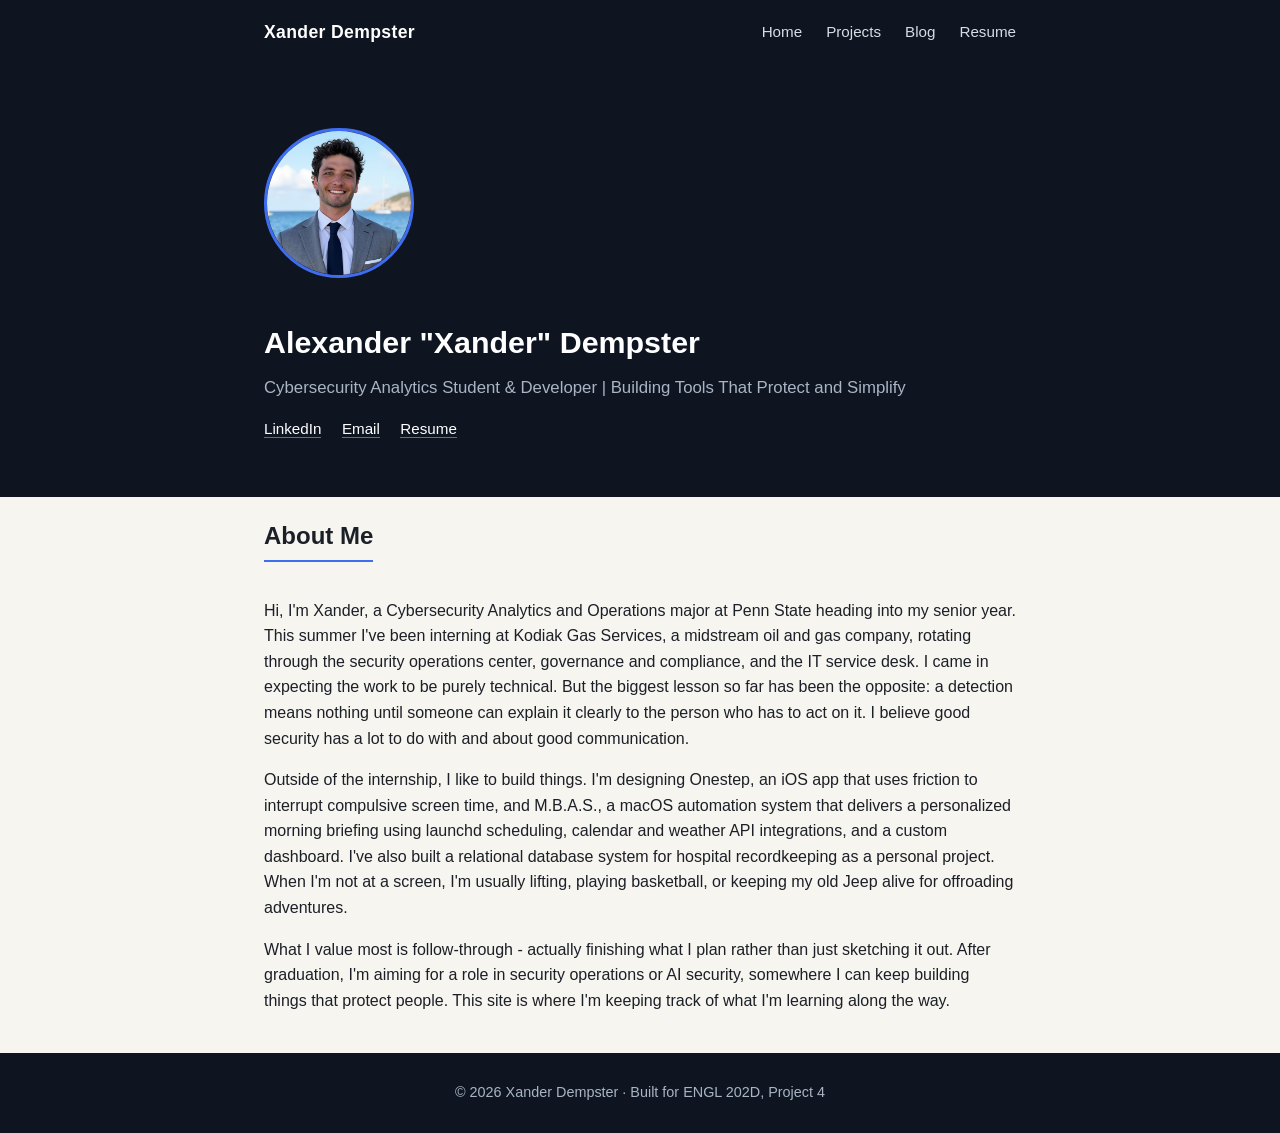
<file: index.html>
<!DOCTYPE html>
<html lang="en">
<head>
<meta charset="UTF-8">
<meta name="viewport" content="width=device-width, initial-scale=1.0">
<title>Xander Dempster | Cybersecurity & Developer</title>
<link rel="stylesheet" href="style.css">
</head>
<body>

<nav>
  <div class="container">
    <div class="brand"><a href="index.html">Xander Dempster</a></div>
    <ul>
      <li><a href="index.html">Home</a></li>
      <li><a href="projects.html">Projects</a></li>
      <li><a href="blog.html">Blog</a></li>
      <li><a href="resume.html">Resume</a></li>
    </ul>
  </div>
</nav>

<div class="hero">
  <div class="container hero-inner">
    <img src="203-52GRCNhKiXM.jpeg" alt="Headshot of Xander Dempster" class="headshot">
    <div>
      <h1>Alexander "Xander" Dempster</h1>
      <div class="headline">Cybersecurity Analytics Student &amp; Developer | Building Tools That Protect and Simplify</div>
      <div class="links">
        <a href="https://linkedin.com/in/xanderdempster/" target="_blank">LinkedIn</a>
        <a href="mailto:afd5854@psu.edu">Email</a>
        <a href="resume.html">Resume</a>
      </div>
    </div>
  </div>
</div>

<section class="container">
  <h2>About Me</h2>
  <p>
    Hi, I'm Xander, a Cybersecurity Analytics and Operations major at Penn State heading into
    my senior year. This summer I've been interning at Kodiak Gas Services, a midstream oil
    and gas company, rotating through the security operations center, governance and
    compliance, and the IT service desk. I came in expecting the work to be purely technical.
    But the biggest lesson so far has been the opposite: a detection means nothing until someone
    can explain it clearly to the person who has to act on it. I believe good security has a lot
    to do with and about good communication.
  </p>
  <p>
    Outside of the internship, I like to build things. I'm designing Onestep, an iOS app that uses
    friction to interrupt compulsive screen time, and M.B.A.S., a macOS automation system that 
    delivers a personalized morning briefing using launchd scheduling, calendar and weather API 
    integrations, and a custom dashboard. I've also built a relational database system for hospital 
    recordkeeping as a personal project. When I'm not at a screen, I'm usually lifting, playing 
    basketball, or keeping my old Jeep alive for offroading adventures.
  </p>
  <p>
    What I value most is follow-through - actually finishing what I plan rather than just
    sketching it out. After graduation, I'm aiming for a role in security operations or AI
    security, somewhere I can keep building things that protect people. This site is where I'm
    keeping track of what I'm learning along the way.
  </p>
</section>

<footer>
  <div class="container">
    &copy; 2026 Xander Dempster &middot; Built for ENGL 202D, Project 4
  </div>
</footer>

</body>
</html>
</file>
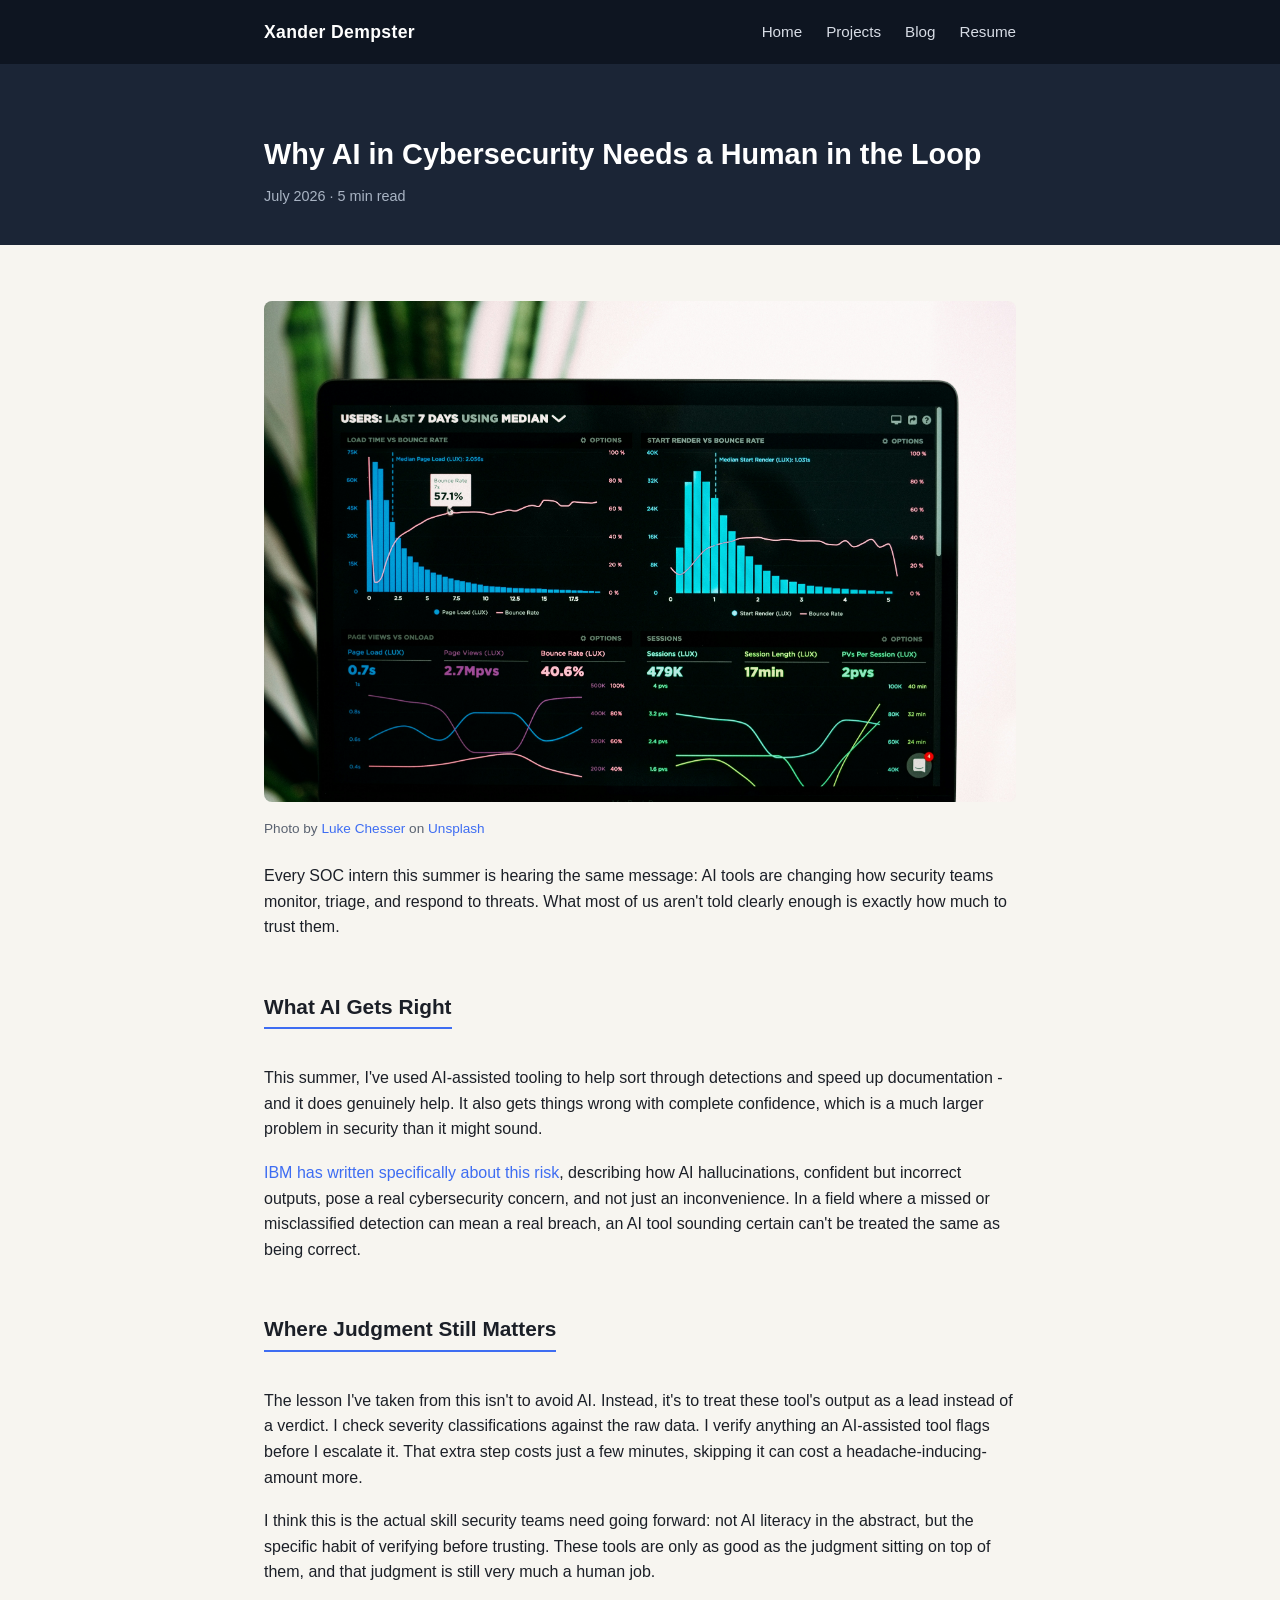
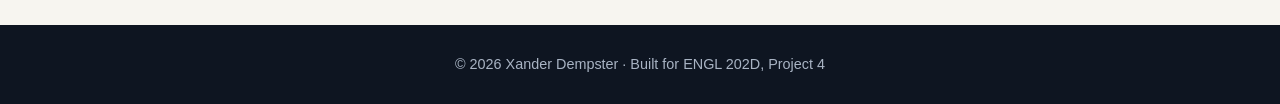
<file: blog-ai-human-in-loop.html>
<!DOCTYPE html>
<html lang="en">
<head>
<meta charset="UTF-8">
<meta name="viewport" content="width=device-width, initial-scale=1.0">
<title>Why AI in Cybersecurity Needs a Human in the Loop | Xander Dempster</title>
<link rel="stylesheet" href="style.css">
</head>
<body>

<nav>
  <div class="container">
    <div class="brand"><a href="index.html">Xander Dempster</a></div>
    <ul>
      <li><a href="index.html">Home</a></li>
      <li><a href="projects.html">Projects</a></li>
      <li><a href="blog.html">Blog</a></li>
      <li><a href="resume.html">Resume</a></li>
    </ul>
  </div>
</nav>

<div class="post-hero">
  <div class="container">
    <h1>Why AI in Cybersecurity Needs a Human in the Loop</h1>
    <div class="post-meta">July 2026 &middot; 5 min read</div>
  </div>
</div>

<article class="container" style="padding-top: 40px;">

  <img src="luke-chesser-JKUTrJ4vK00-unsplash.jpg" alt="Dashboard showing analytics data on a monitor">
  <figcaption>Photo by <a href="https://unsplash.com/@lukechesser" target="_blank">Luke Chesser</a> on <a href="https://unsplash.com/" target="_blank">Unsplash</a></figcaption>

  <p>
    Every SOC intern this summer is hearing the same message: AI tools are changing how
    security teams monitor, triage, and respond to threats. What most of us aren't told clearly
    enough is exactly how much to trust them.
  </p>

  <h2>What AI Gets Right</h2>
  <p>
    This summer, I've used AI-assisted tooling to help sort through detections and speed up
    documentation - and it does genuinely help. It also gets things wrong with complete confidence, 
    which is a much larger problem in security than it might sound.
  </p>
  <p>
    <a href="https://www.ibm.com/think/insights/ai-hallucinations-pose-risk-cybersecurity" target="_blank">IBM has written specifically about this risk</a>,
    describing how AI hallucinations, confident but incorrect outputs, pose a real cybersecurity
    concern, and not just an inconvenience. In a field where a missed or misclassified
    detection can mean a real breach, an AI tool sounding certain can't be treated the same as 
    being correct.
  </p>

  <h2>Where Judgment Still Matters</h2>
  <p>
    The lesson I've taken from this isn't to avoid AI. Instead, it's to treat these tool's output as 
    a lead instead of a verdict. I check severity classifications against the raw data. I verify anything 
    an AI-assisted tool flags before I escalate it. That extra step costs just a few minutes, skipping it
    can cost a headache-inducing-amount more.
  </p>
  <p>
    I think this is the actual skill security teams need going forward: not AI literacy in the
    abstract, but the specific habit of verifying before trusting. These tools are only as good as
    the judgment sitting on top of them, and that judgment is still very much a human job.
  </p>

</article>

<footer>
  <div class="container">
    &copy; 2026 Xander Dempster &middot; Built for ENGL 202D, Project 4
  </div>
</footer>

</body>
</html>
</file>
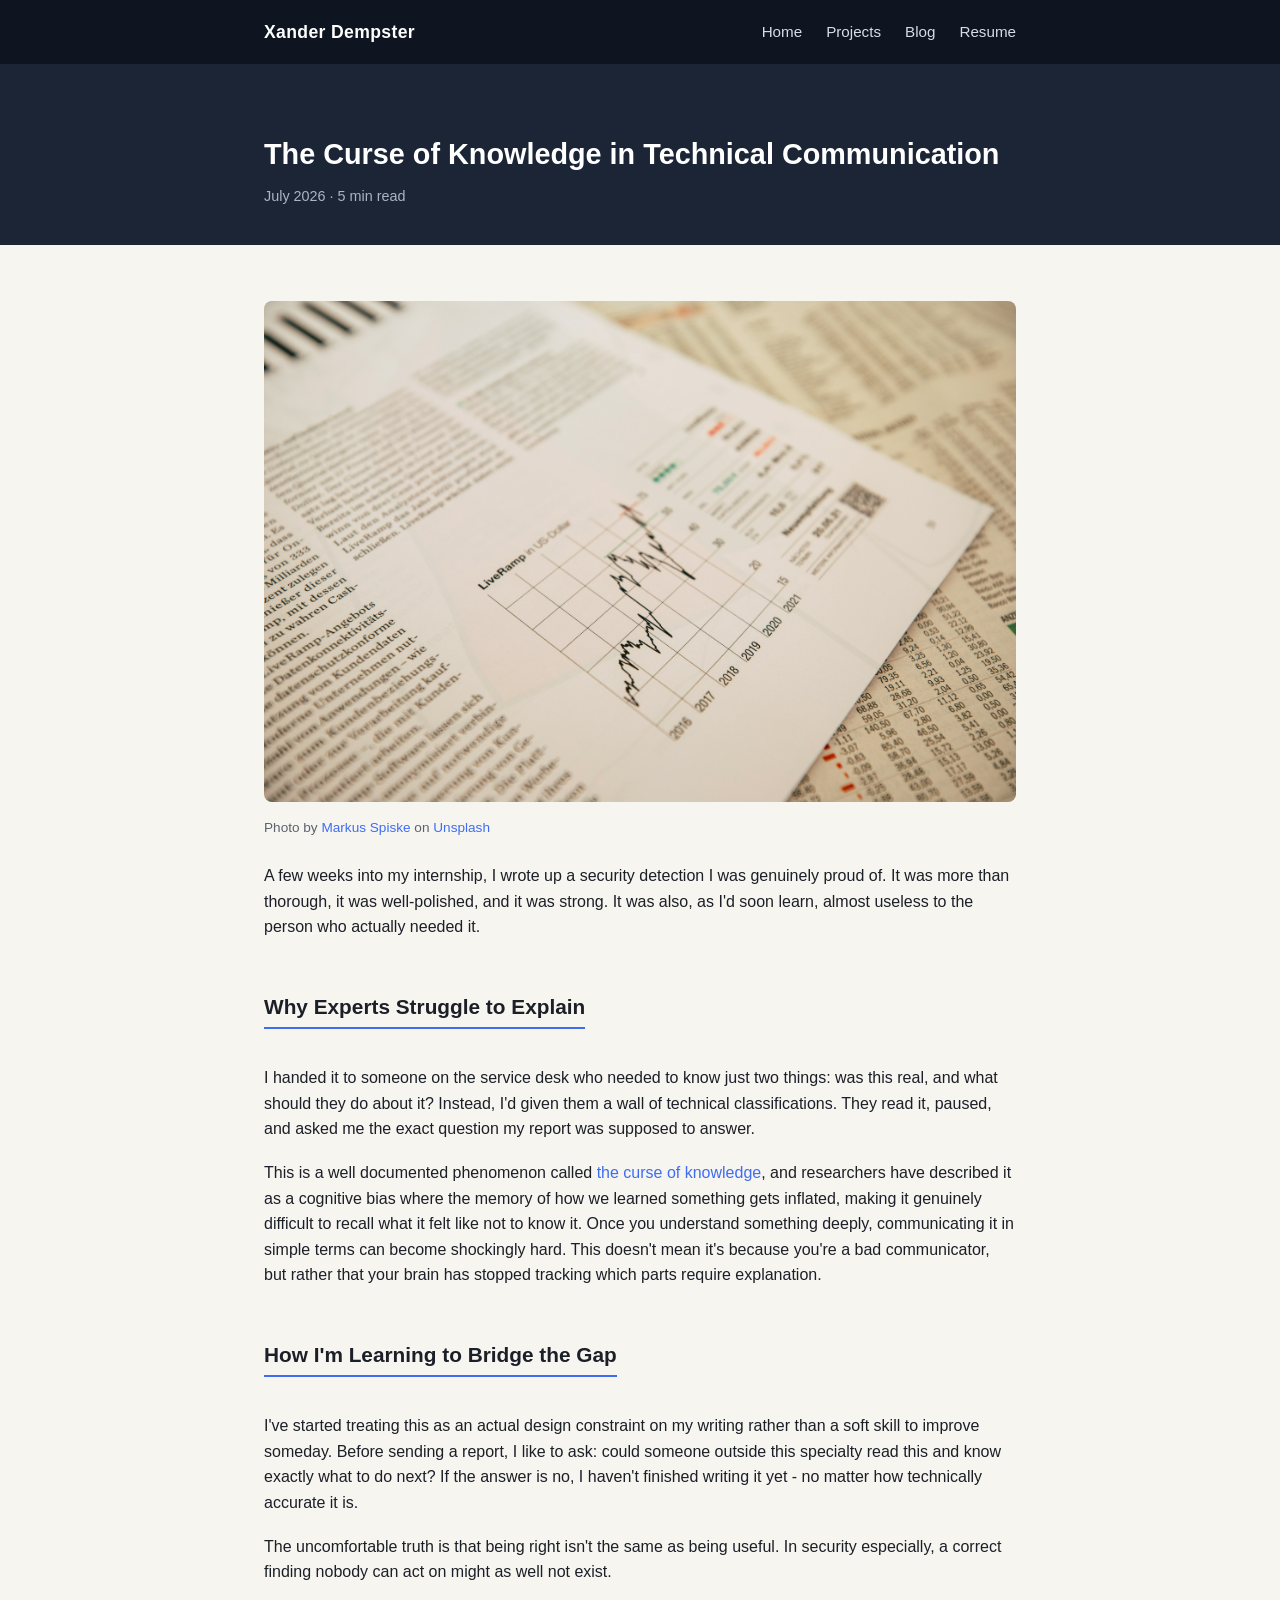
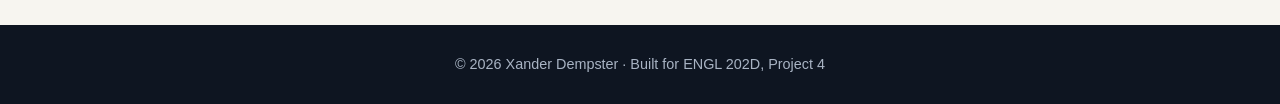
<file: blog-curse-of-knowledge.html>
<!DOCTYPE html>
<html lang="en">
<head>
<meta charset="UTF-8">
<meta name="viewport" content="width=device-width, initial-scale=1.0">
<title>The Curse of Knowledge in Technical Communication | Xander Dempster</title>
<link rel="stylesheet" href="style.css">
</head>
<body>

<nav>
  <div class="container">
    <div class="brand"><a href="index.html">Xander Dempster</a></div>
    <ul>
      <li><a href="index.html">Home</a></li>
      <li><a href="projects.html">Projects</a></li>
      <li><a href="blog.html">Blog</a></li>
      <li><a href="resume.html">Resume</a></li>
    </ul>
  </div>
</nav>

<div class="post-hero">
  <div class="container">
    <h1>The Curse of Knowledge in Technical Communication</h1>
    <div class="post-meta">July 2026 &middot; 5 min read</div>
  </div>
</div>

<article class="container" style="padding-top: 40px;">

  <img src="markus-spiske-XrIfY_4cK1w-unsplash.jpg" alt="Printed financial report with a hand-drawn chart">
  <figcaption>Photo by <a href="https://unsplash.com/@markusspiske" target="_blank">Markus Spiske</a> on <a href="https://unsplash.com/" target="_blank">Unsplash</a></figcaption>

  <p>
    A few weeks into my internship, I wrote up a security detection I was genuinely proud of.
    It was more than thorough, it was well-polished, and it was strong. It was also, as I'd soon 
    learn, almost useless to the person who actually  needed it.
  </p>

  <h2>Why Experts Struggle to Explain</h2>
  <p>
    I handed it to someone on the service desk who needed to know just two things: was this real, and 
    what should they do about it? Instead, I'd given them a wall of technical classifications. They
    read it, paused, and asked me the exact question my report was supposed to answer.
  </p>
  <p>
    This is a well documented phenomenon called
    <a href="https://www.aje.com/arc/how-to-overcome-the-curse-of-knowledge" target="_blank">the curse of knowledge</a>,
    and researchers have described it as a cognitive bias where the memory of how we learned
    something gets inflated, making it genuinely difficult to recall what it felt like
    not to know it. Once you understand something deeply, communicating it in simple terms 
    can become shockingly hard. This doesn't mean it's because you're a bad communicator, 
    but rather that your brain has stopped tracking which parts require explanation.
  </p>

  <h2>How I'm Learning to Bridge the Gap</h2>
  <p>
    I've started treating this as an actual design constraint on my writing rather than a soft
    skill to improve someday. Before sending a report, I like to ask: could someone outside this
    specialty read this and know exactly what to do next? If the answer is no, I haven't
    finished writing it yet - no matter how technically accurate it is.
  </p>
  <p>
    The uncomfortable truth is that being right isn't the same as being useful. In security
    especially, a correct finding nobody can act on might as well not exist.
  </p>

</article>

<footer>
  <div class="container">
    &copy; 2026 Xander Dempster &middot; Built for ENGL 202D, Project 4
  </div>
</footer>

</body>
</html>
</file>
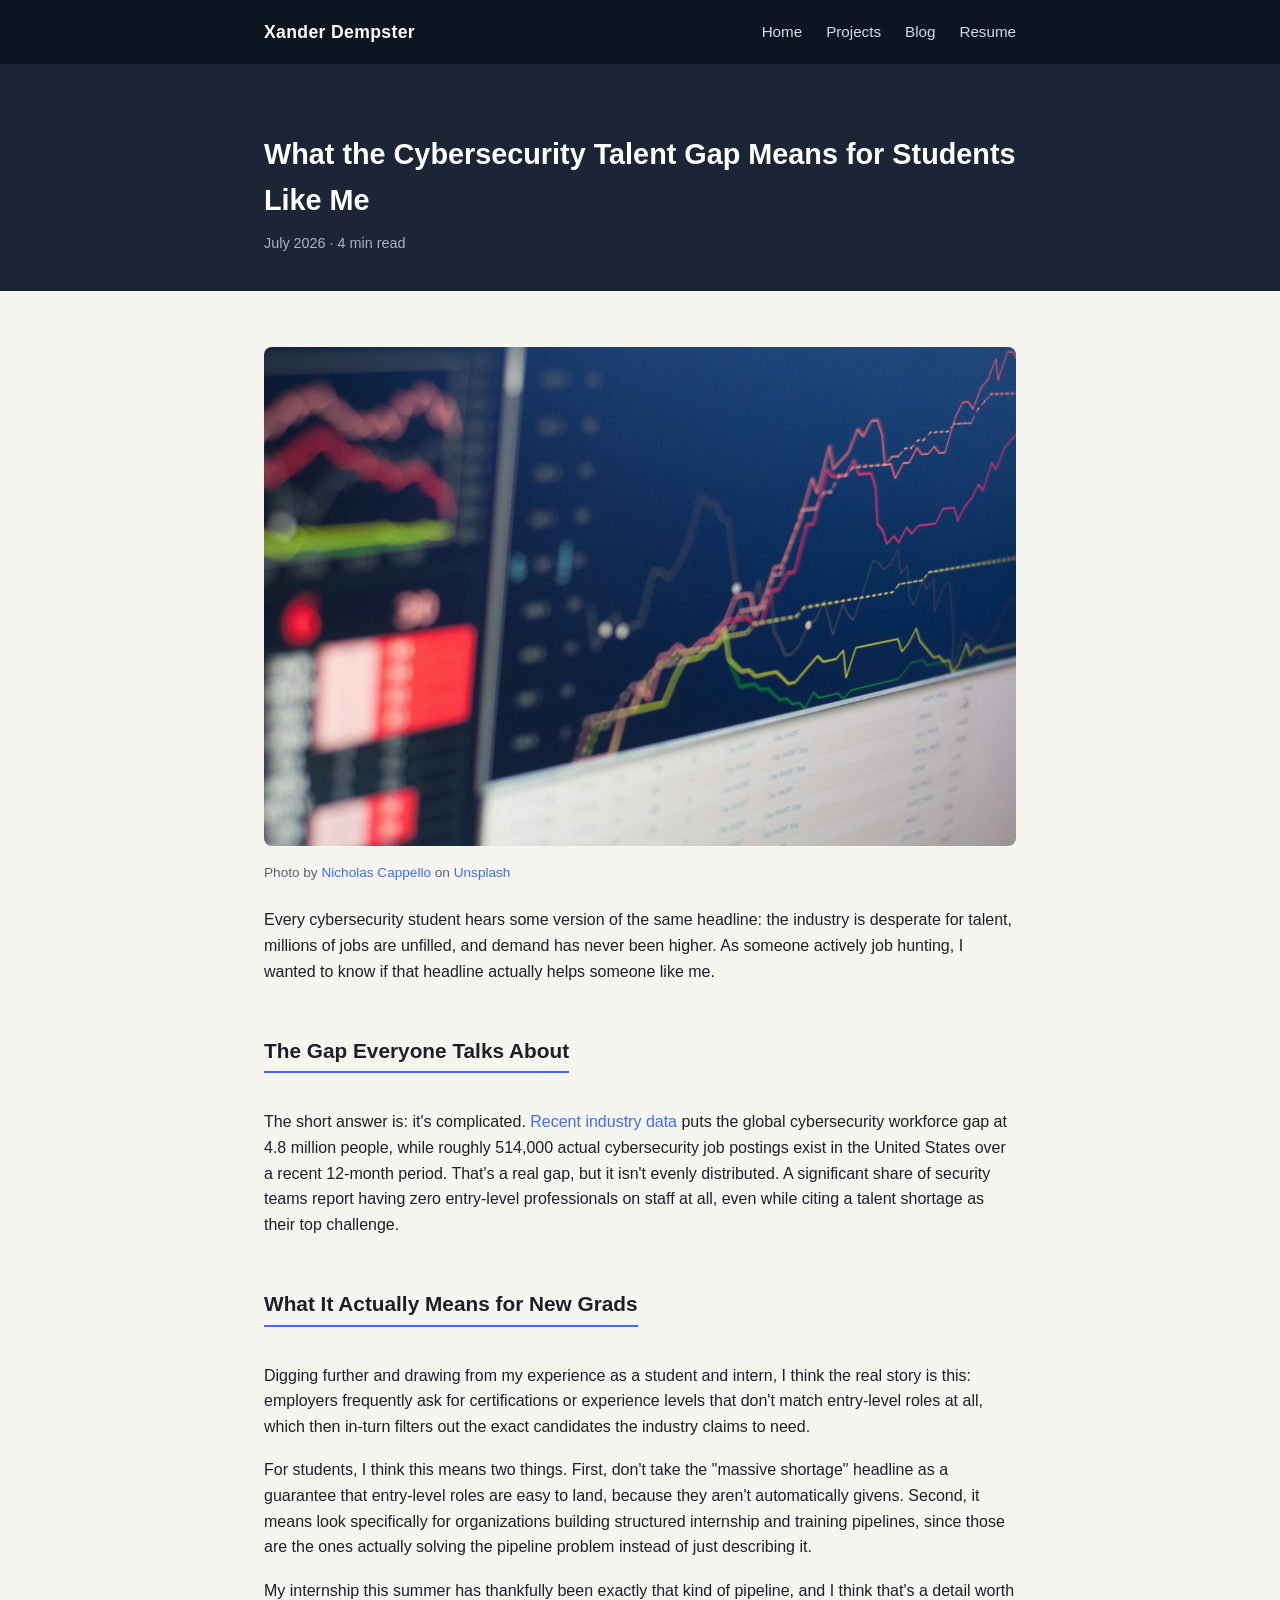
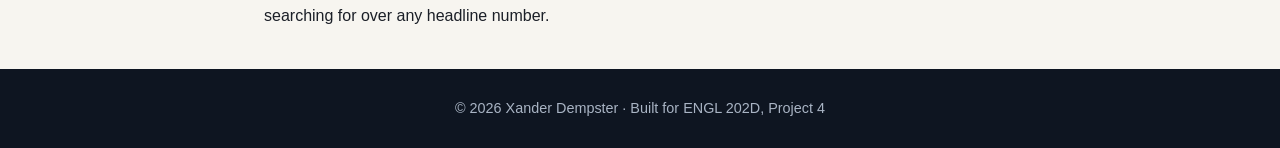
<file: blog-talent-gap.html>
<!DOCTYPE html>
<html lang="en">
<head>
<meta charset="UTF-8">
<meta name="viewport" content="width=device-width, initial-scale=1.0">
<title>What the Cybersecurity Talent Gap Means for Students Like Me | Xander Dempster</title>
<link rel="stylesheet" href="style.css">
</head>
<body>

<nav>
  <div class="container">
    <div class="brand"><a href="index.html">Xander Dempster</a></div>
    <ul>
      <li><a href="index.html">Home</a></li>
      <li><a href="projects.html">Projects</a></li>
      <li><a href="blog.html">Blog</a></li>
      <li><a href="resume.html">Resume</a></li>
    </ul>
  </div>
</nav>

<div class="post-hero">
  <div class="container">
    <h1>What the Cybersecurity Talent Gap Means for Students Like Me</h1>
    <div class="post-meta">July 2026 &middot; 4 min read</div>
  </div>
</div>

<article class="container" style="padding-top: 40px;">

  <img src="nicholas-cappello-Wb63zqJ5gnE-unsplash.jpg" alt="Stock chart displayed on a computer monitor">
  <figcaption>Photo by <a href="https://unsplash.com/@bash__profile" target="_blank">Nicholas Cappello</a> on <a href="https://unsplash.com/" target="_blank">Unsplash</a></figcaption>

  <p>
    Every cybersecurity student hears some version of the same headline: the industry is
    desperate for talent, millions of jobs are unfilled, and demand has never been higher. As
    someone actively job hunting, I wanted to know if that headline actually helps someone
    like me.
  </p>

  <h2>The Gap Everyone Talks About</h2>
  <p>
    The short answer is: it's complicated.
    <a href="https://app.stationx.net/articles/cybersecurity-skills-gap-statistics" target="_blank">Recent industry data</a>
    puts the global cybersecurity workforce gap at 4.8 million people, while roughly 514,000
    actual cybersecurity job postings exist in the United States over a recent 12-month period.
    That's a real gap, but it isn't evenly distributed. A significant share of security teams
    report having zero entry-level professionals on staff at all, even while citing a talent
    shortage as their top challenge.
  </p>

  <h2>What It Actually Means for New Grads</h2>
  <p>
    Digging further and drawing from my experience as a student and intern, I think the real 
    story is this: employers frequently ask for certifications or experience levels that don't 
    match entry-level roles at all, which then in-turn filters out the exact candidates the industry 
    claims to need.
  </p>
  <p>
    For students, I think this means two things. First, don't take the "massive shortage"
    headline as a guarantee that entry-level roles are easy to land, because they aren't 
    automatically givens. Second, it means look specifically for organizations building 
    structured internship and training  pipelines, since those are the ones actually solving 
    the pipeline problem instead of just describing it.
  </p>
  <p>
    My internship this summer has thankfully been exactly that kind of pipeline, and I think that's 
    a detail worth searching for over any headline number.
  </p>

</article>

<footer>
  <div class="container">
    &copy; 2026 Xander Dempster &middot; Built for ENGL 202D, Project 4
  </div>
</footer>

</body>
</html>
</file>
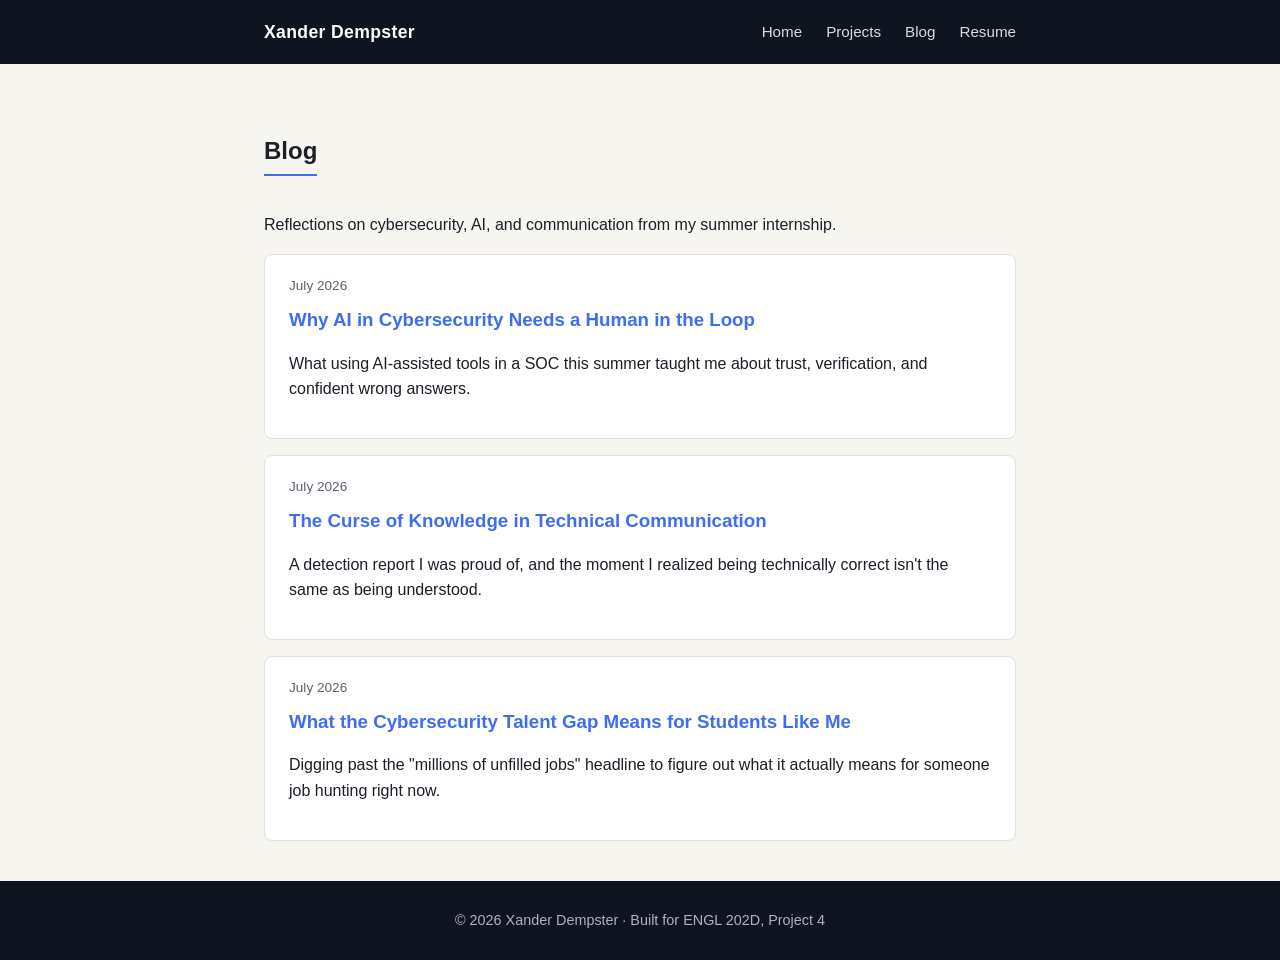
<file: blog.html>
<!DOCTYPE html>
<html lang="en">
<head>
<meta charset="UTF-8">
<meta name="viewport" content="width=device-width, initial-scale=1.0">
<title>Blog | Xander Dempster</title>
<link rel="stylesheet" href="style.css">
</head>
<body>

<nav>
  <div class="container">
    <div class="brand"><a href="index.html">Xander Dempster</a></div>
    <ul>
      <li><a href="index.html">Home</a></li>
      <li><a href="projects.html">Projects</a></li>
      <li><a href="blog.html">Blog</a></li>
      <li><a href="resume.html">Resume</a></li>
    </ul>
  </div>
</nav>

<section class="container" style="padding-top: 48px;">
  <h2>Blog</h2>
  <p>Reflections on cybersecurity, AI, and communication from my summer internship.</p>

  <div class="blog-list-item">
    <div class="blog-meta">July 2026</div>
    <h3><a href="blog-ai-human-in-loop.html">Why AI in Cybersecurity Needs a Human in the Loop</a></h3>
    <p>What using AI-assisted tools in a SOC this summer taught me about trust, verification, and confident wrong answers.</p>
  </div>

  <div class="blog-list-item">
    <div class="blog-meta">July 2026</div>
    <h3><a href="blog-curse-of-knowledge.html">The Curse of Knowledge in Technical Communication</a></h3>
    <p>A detection report I was proud of, and the moment I realized being technically correct isn't the same as being understood.</p>
  </div>

  <div class="blog-list-item">
    <div class="blog-meta">July 2026</div>
    <h3><a href="blog-talent-gap.html">What the Cybersecurity Talent Gap Means for Students Like Me</a></h3>
    <p>Digging past the "millions of unfilled jobs" headline to figure out what it actually means for someone job hunting right now.</p>
  </div>

</section>

<footer>
  <div class="container">
    &copy; 2026 Xander Dempster &middot; Built for ENGL 202D, Project 4
  </div>
</footer>

</body>
</html>
</file>
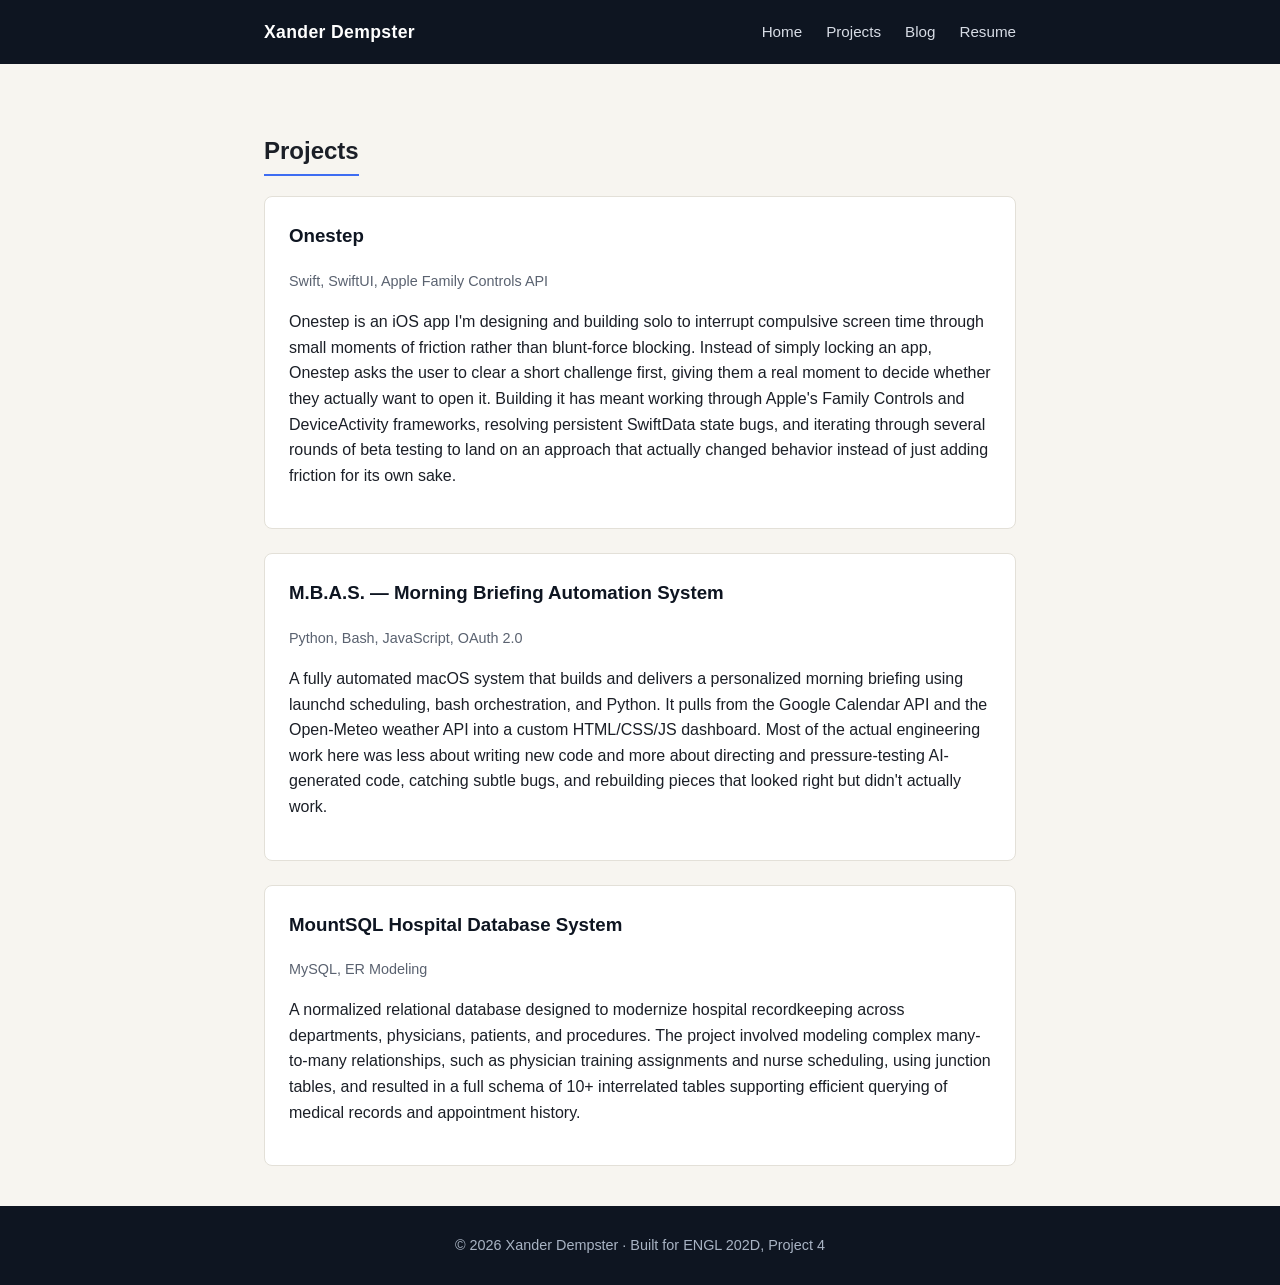
<file: projects.html>
<!DOCTYPE html>
<html lang="en">
<head>
<meta charset="UTF-8">
<meta name="viewport" content="width=device-width, initial-scale=1.0">
<title>Projects | Xander Dempster</title>
<link rel="stylesheet" href="style.css">
</head>
<body>

<nav>
  <div class="container">
    <div class="brand"><a href="index.html">Xander Dempster</a></div>
    <ul>
      <li><a href="index.html">Home</a></li>
      <li><a href="projects.html">Projects</a></li>
      <li><a href="blog.html">Blog</a></li>
      <li><a href="resume.html">Resume</a></li>
    </ul>
  </div>
</nav>

<section class="container" style="padding-top: 48px;">
  <h2>Projects</h2>

  <div class="project-card">
    <h3>Onestep</h3>
    <div class="stack">Swift, SwiftUI, Apple Family Controls API</div>
    <p>
      Onestep is an iOS app I'm designing and building solo to interrupt compulsive screen time
      through small moments of friction rather than blunt-force blocking. Instead of simply
      locking an app, Onestep asks the user to clear a short challenge first, giving them a
      real moment to decide whether they actually want to open it. Building it has meant working
      through Apple's Family Controls and DeviceActivity frameworks, resolving persistent
      SwiftData state bugs, and iterating through several rounds of beta testing to land on an
      approach that actually changed behavior instead of just adding friction for its own sake.
    </p>
  </div>

  <div class="project-card">
    <h3>M.B.A.S. &mdash; Morning Briefing Automation System</h3>
    <div class="stack">Python, Bash, JavaScript, OAuth 2.0</div>
    <p>
      A fully automated macOS system that builds and delivers a personalized morning briefing
      using launchd scheduling, bash orchestration, and Python. It pulls from the Google
      Calendar API and the Open-Meteo weather API into a custom HTML/CSS/JS dashboard. Most of
      the actual engineering work here was less about writing new code and more about directing
      and pressure-testing AI-generated code, catching subtle bugs, and rebuilding pieces that
      looked right but didn't actually work.
    </p>
  </div>

  <div class="project-card">
    <h3>MountSQL Hospital Database System</h3>
    <div class="stack">MySQL, ER Modeling</div>
    <p>
      A normalized relational database designed to modernize hospital recordkeeping across
      departments, physicians, patients, and procedures. The project involved modeling complex
      many-to-many relationships, such as physician training assignments and nurse scheduling,
      using junction tables, and resulted in a full schema of 10+ interrelated tables supporting
      efficient querying of medical records and appointment history.
    </p>
  </div>

</section>

<footer>
  <div class="container">
    &copy; 2026 Xander Dempster &middot; Built for ENGL 202D, Project 4
  </div>
</footer>

</body>
</html>
</file>
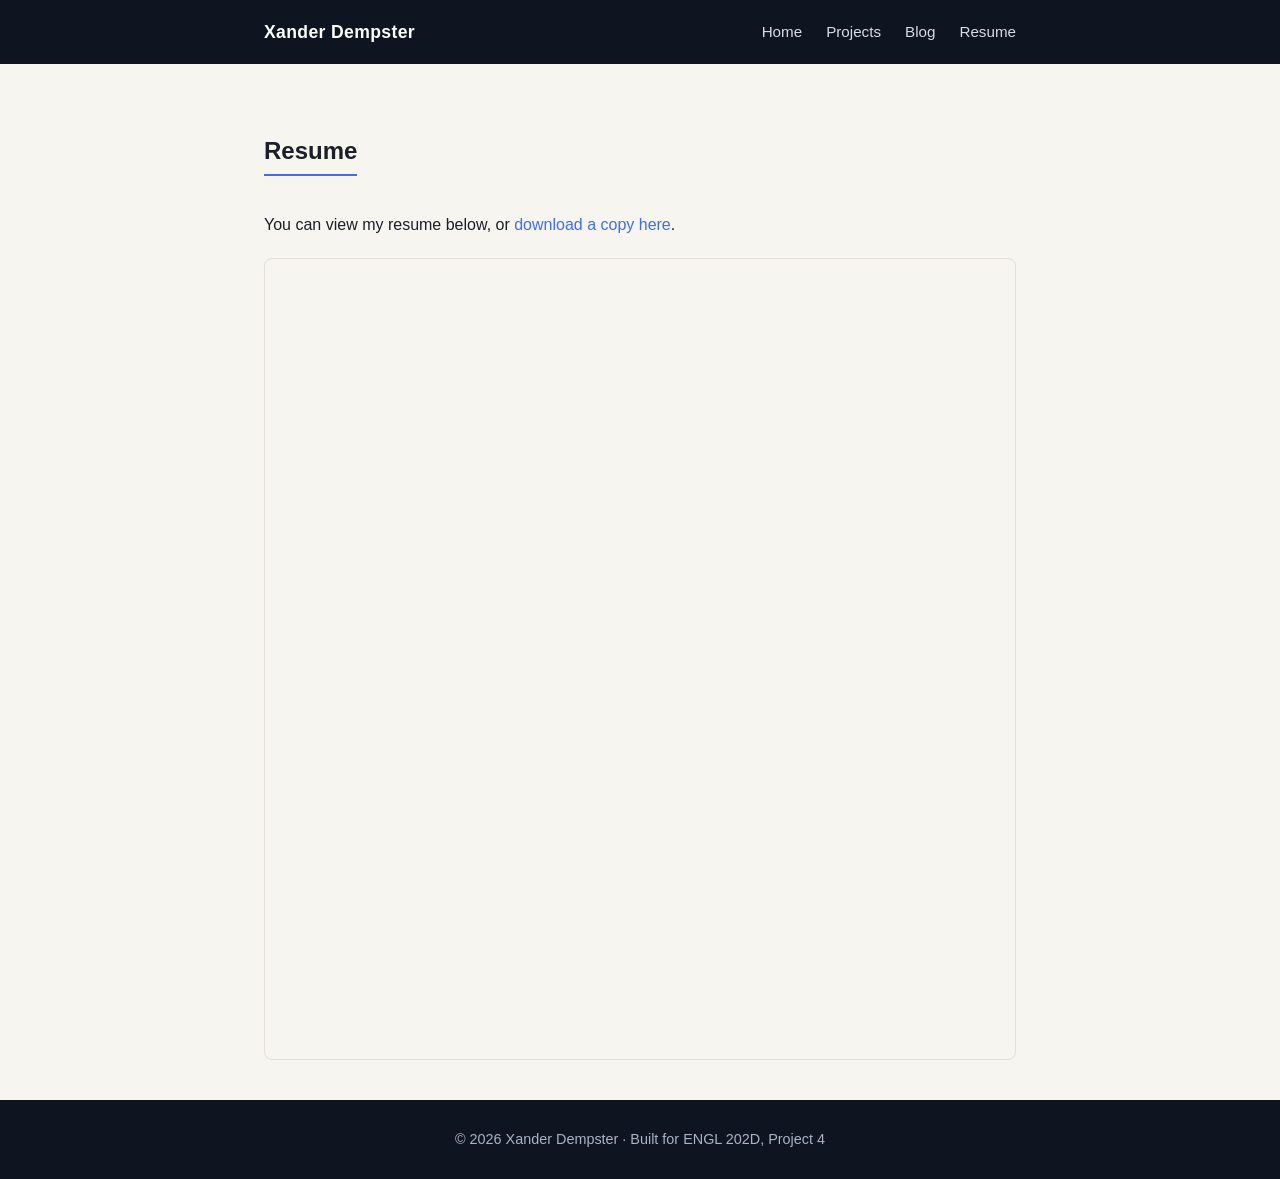
<file: resume.html>
<!DOCTYPE html>
<html lang="en">
<head>
<meta charset="UTF-8">
<meta name="viewport" content="width=device-width, initial-scale=1.0">
<title>Resume | Xander Dempster</title>
<link rel="stylesheet" href="style.css">
</head>
<body>

<nav>
  <div class="container">
    <div class="brand"><a href="index.html">Xander Dempster</a></div>
    <ul>
      <li><a href="index.html">Home</a></li>
      <li><a href="projects.html">Projects</a></li>
      <li><a href="blog.html">Blog</a></li>
      <li><a href="resume.html">Resume</a></li>
    </ul>
  </div>
</nav>

<section class="container" style="padding-top: 48px;">
  <h2>Resume</h2>
  <p>
    You can view my resume below, or
    <a href="XFD_Resume_FA26.pdf" download>download a copy here</a>.
  </p>

  <div style="border: 1px solid var(--border); border-radius: 8px; overflow: hidden; margin-top: 20px;">
    <iframe
      src="XFD_Resume_FA26.pdf"
      width="100%"
      height="800px"
      style="border: none; display: block;">
      <p>Your browser doesn't support embedded PDFs.
        <a href="XanderDempster_Resume.pdf">Click here to download the resume instead.</a>
      </p>
    </iframe>
  </div>
</section>

<footer>
  <div class="container">
    &copy; 2026 Xander Dempster &middot; Built for ENGL 202D, Project 4
  </div>
</footer>

</body>
</html>
</file>
<file: style.css>
:root {
  --navy: #0E1521;
  --navy-light: #1B2536;
  --accent: #3E6DF2;
  --parchment: #F7F5F0;
  --text-dark: #1B1F27;
  --text-muted: #5A6270;
  --border: #E3E0D8;
}

* { box-sizing: border-box; }

body {
  margin: 0;
  font-family: -apple-system, BlinkMacSystemFont, "Segoe UI", Helvetica, Arial, sans-serif;
  background: var(--parchment);
  color: var(--text-dark);
  line-height: 1.6;
}

a { color: var(--accent); text-decoration: none; }
a:hover { text-decoration: underline; }

.container {
  max-width: 800px;
  margin: 0 auto;
  padding: 0 24px;
}

/* NAV */
nav {
  background: var(--navy);
  padding: 18px 0;
}
nav .container {
  display: flex;
  justify-content: space-between;
  align-items: center;
  flex-wrap: wrap;
}
nav .brand {
  color: #fff;
  font-weight: 700;
  font-size: 1.1rem;
  letter-spacing: 0.02em;
}
nav .brand a { color: #fff; text-decoration: none; }
nav ul {
  list-style: none;
  display: flex;
  gap: 24px;
  margin: 0;
  padding: 0;
}
nav ul a {
  color: #D7DCE5;
  font-size: 0.95rem;
}
nav ul a:hover { color: #fff; text-decoration: none; }

/* HERO */
.hero {
  background: var(--navy);
  color: #fff;
  padding: 64px 0 56px;
}
.hero-inner {
  display: flex;
  align-items: center;
  gap: 40px;
  flex-wrap: wrap;
}
.headshot {
  width: 150px;
  height: 150px;
  border-radius: 50%;
  object-fit: cover;
  border: 3px solid var(--accent);
  flex-shrink: 0;
}
.hero h1 {
  margin: 0 0 8px;
  font-size: 1.9rem;
}
.hero .headline {
  color: #A9B4C4;
  font-size: 1.05rem;
  margin-bottom: 14px;
}
.hero .links a {
  color: #fff;
  margin-right: 16px;
  font-size: 0.95rem;
  border-bottom: 1px solid var(--accent);
}

/* SECTIONS */
section { padding: 48px 0; }
h2 {
  font-size: 1.5rem;
  border-bottom: 2px solid var(--accent);
  display: inline-block;
  padding-bottom: 4px;
  margin-bottom: 20px;
}

/* PROJECT CARDS */
.project-card {
  background: #fff;
  border: 1px solid var(--border);
  border-radius: 8px;
  padding: 24px;
  margin-bottom: 24px;
}
.project-card h3 { margin-top: 0; color: var(--navy); }
.project-card .stack {
  color: var(--text-muted);
  font-size: 0.9rem;
  margin-bottom: 12px;
}

/* BLOG LIST */
.blog-list-item {
  background: #fff;
  border: 1px solid var(--border);
  border-radius: 8px;
  padding: 20px 24px;
  margin-bottom: 16px;
}
.blog-list-item h3 { margin: 0 0 6px; }
.blog-list-item a { font-weight: 600; }
.blog-meta {
  color: var(--text-muted);
  font-size: 0.85rem;
  margin-bottom: 8px;
}

/* BLOG POST PAGE */
.post-hero {
  background: var(--navy-light);
  color: #fff;
  padding: 48px 0 36px;
}
.post-hero h1 { margin-bottom: 8px; font-size: 1.8rem; }
.post-hero .post-meta { color: #A9B4C4; font-size: 0.9rem; }

article img {
  max-width: 100%;
  border-radius: 8px;
  margin: 16px 0 8px;
}
figcaption {
  color: var(--text-muted);
  font-size: 0.85rem;
  margin-bottom: 24px;
}
article p { margin-bottom: 18px; }
article h2 { font-size: 1.3rem; margin-top: 32px; }

/* FOOTER */
footer {
  background: var(--navy);
  color: #A9B4C4;
  text-align: center;
  padding: 28px 0;
  font-size: 0.9rem;
  margin-top: 40px;
}

@media (max-width: 600px) {
  .hero-inner { flex-direction: column; text-align: center; }
  nav .container { flex-direction: column; gap: 12px; }
}
</file>
